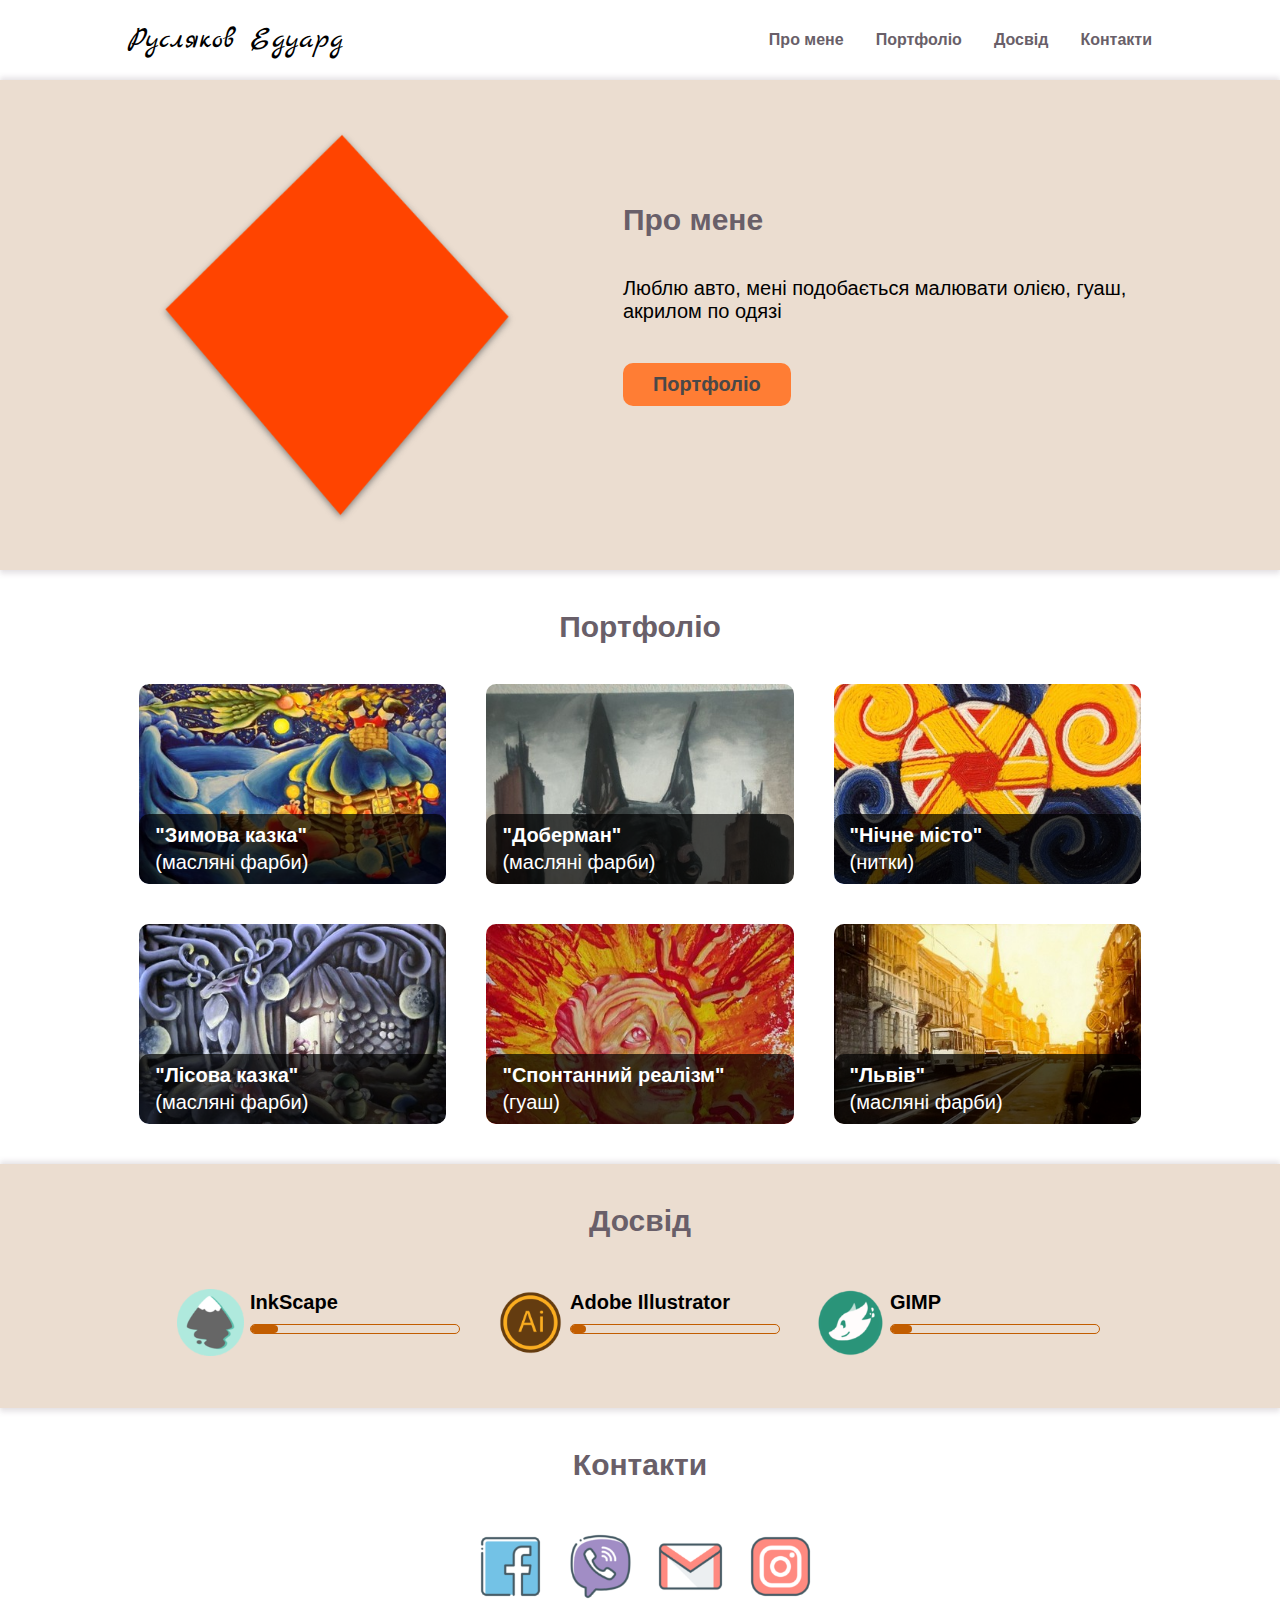
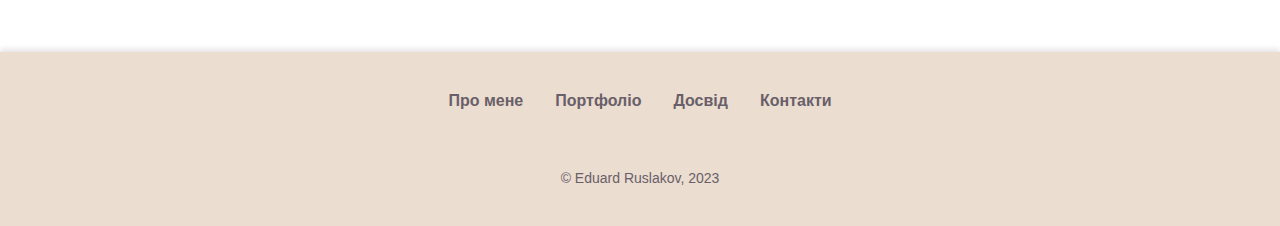
<file: index.html>
<!DOCTYPE html>
<html lang="uk">
  <head>
    <meta charset="UTF-8" />
    <meta name="viewport" content="width=device-width, initial-scale=1.0" />

    <link rel="stylesheet" href="styles.css" />

    <link rel="preconnect" href="https://fonts.googleapis.com" />
    <link rel="preconnect" href="https://fonts.gstatic.com" crossorigin />
    <link
      href="https://fonts.googleapis.com/css2?family=Marck+Script&family=Montserrat+Alternates:ital,wght@0,100;0,200;0,300;0,400;0,500;0,600;0,700;0,800;0,900;1,100;1,200;1,300;1,400;1,500;1,600;1,700;1,800;1,900&family=Roboto:ital,wght@0,100;0,300;0,400;0,500;0,700;0,900;1,100;1,300;1,400;1,500;1,700;1,900&family=Seymour+One&display=swap"
      rel="stylesheet"
    />

    <link rel="apple-touch-icon" sizes="180x180" href="apple-touch-icon.png" />
    <link rel="icon" type="image/png" sizes="32x32" href="favicon-32x32.png" />
    <link rel="icon" type="image/png" sizes="16x16" href="favicon-16x16.png" />
    <link rel="manifest" href="site.webmanifest" />
    <link rel="mask-icon" href="safari-pinned-tab.svg" color="#ff5e00" />
    <meta name="msapplication-TileColor" content="#2b5797" />
    <meta name="theme-color" content="#ffffff" />

    <title>Русляков Едуард</title>
  </head>

  <body>
    <header>
      <div class="logo">Русляков Едуард</div>
      <nav id="nav" class="">
        <ul>
          <li><a href="#about">Про мене</a></li>
          <li><a href="#portfolio">Портфоліо</a></li>
          <li><a href="#experience">Досвід</a></li>
          <li><a href="#contacts">Контакти</a></li>
        </ul>
      </nav>
      <div class="nav-icon">
        <a href="javascript:void(0);" class="icon" onclick="navopen()">
          <img src="img/icons/menu_icon.png" alt="Open navigation" />
        </a>
      </div>
    </header>
    <main>
      <div class="about gray-bg" id="about">
        <div class="align-center">
          <img src="img/portrait.png" alt="portrait" class="portrait" />
          <div class="about-text">
            <h1>Про мене</h1>
            <p>
              Люблю авто, мені подобається малювати олією, гуаш, акрилом по
              одязі
            </p>
            <a href="#portfolio">Портфоліо</a>
          </div>
        </div>
      </div>
      <div class="portfolio" id="portfolio">
        <h1>Портфоліо</h1>
        <div class="container align-center">
          <a href="img/gallery/zima.jpg" target="_blank">
            <figure>
              <img src="img/gallery/preview/zima.jpg" alt="Зимова казка" />
              <figcaption>
                <h2>"Зимова казка"</h2>
                <div class="desc">(масляні фарби)</div>
              </figcaption>
            </figure>
          </a>
          <a href="img/gallery/sabaka.jpg" target="_blank">
            <figure>
              <img src="img/gallery/preview/sabaka.jpg" alt="Доберман" />
              <figcaption>
                <h2>"Доберман"</h2>
                <div class="desc">(масляні фарби)</div>
              </figcaption>
            </figure>
          </a>
          <a href="img/gallery/no.jpg" target="_blank">
            <figure>
              <img src="img/gallery/preview/no.jpg" alt="Нічне місто" />
              <figcaption>
                <h2>"Нічне місто"</h2>
                <div class="desc">(нитки)</div>
              </figcaption>
            </figure>
          </a>
          <a href="img/gallery/les.jpg" target="_blank">
            <figure>
              <img src="img/gallery/preview/les.jpg" alt="Лісова казка" />
              <figcaption>
                <h2>"Лісова казка"</h2>
                <div class="desc">(масляні фарби)</div>
              </figcaption>
            </figure>
          </a>
          <a href="img/gallery/ktoto.jpg" target="_blank">
            <figure>
              <img
                src="img/gallery/preview/ktoto.jpg"
                alt="Спонтанний реалізм"
              />
              <figcaption>
                <h2>"Спонтанний реалізм"</h2>
                <div class="desc">(гуаш)</div>
              </figcaption>
            </figure>
          </a>
          <a href="img/gallery/gorod.jpg" target="_blank">
            <figure>
              <img src="img/gallery/preview/gorod.jpg" alt="Львів" />
              <figcaption>
                <h2>"Львів"</h2>
                <div class="desc">(масляні фарби)</div>
              </figcaption>
            </figure>
          </a>
        </div>
      </div>
      <div class="experience gray-bg" id="experience">
        <h1>Досвід</h1>
        <div class="container align-center">
          <div class="skill">
            <div class="icon-container">
              <img src="img/icons/InkScape.png" alt="skill icon" />
            </div>
            <div class="skill-caption">
              <div class="skill-name">InkScape</div>
              <div class="skill-level">
                <div class="range" style="width: 13%"></div>
              </div>
            </div>
          </div>
          <div class="skill">
            <div class="icon-container">
              <img src="img/icons/Adobe Illustrator.png" alt="skill icon" />
            </div>
            <div class="skill-caption">
              <div class="skill-name">Adobe Illustrator</div>
              <div class="skill-level">
                <div class="range" style="width: 7%"></div>
              </div>
            </div>
          </div>
          <div class="skill">
            <div class="icon-container">
              <img src="img/icons/GIMP.png" alt="skill icon" />
            </div>
            <div class="skill-caption">
              <div class="skill-name">GIMP</div>
              <div class="skill-level">
                <div class="range" style="width: 10%"></div>
              </div>
            </div>
          </div>
        </div>
      </div>
      <div class="contacts" id="contacts">
        <!-- Контакти -->
        <h1>Контакти</h1>
        <div class="container align-center">
          <div class="skill">
            <div class="icon-container">
              <img src="img/icons/facebook.png" alt="facebook" />
            </div>
          </div>
          <div class="skill">
            <div class="icon-container">
              <img src="img/icons/viber.png" alt="viber" />
            </div>
          </div>
          <div class="skill">
            <div class="icon-container">
              <img src="img/icons/gmail.png" alt="gmail" />
            </div>
          </div>
          <div class="skill">
            <div class="icon-container">
              <img src="img/icons/instagram.png" alt="instagram" />
            </div>
          </div>
        </div>
      </div>
    </main>
    <footer class="gray-bg">
      <div class="align-center container">
        <nav>
          <ul>
            <li><a href="#about">Про мене</a></li>
            <li><a href="#portfolio">Портфоліо</a></li>
            <li><a href="#experience">Досвід</a></li>
            <li><a href="#contacts">Контакти</a></li>
          </ul>
        </nav>
        <div class="copyright">© Eduard Ruslakov, 2023</div>
      </div>
    </footer>
    <script>
      function navopen() {
        var x = document.getElementById("nav");
        if (x.className === "") {
          x.className += "show";
        } else {
          x.className = "";
        }
      }
    </script>
    <script src="https://ajax.googleapis.com/ajax/libs/jquery/3.3.1/jquery.min.js"></script>
    <script>
      $(document).ready(function () {
        // Add smooth scrolling to all links
        $("a").on("click", function (event) {
          // Make sure this.hash has a value before overriding default behavior
          if (this.hash !== "") {
            // Prevent default anchor click behavior
            event.preventDefault();

            // Store hash
            var hash = this.hash;

            // Using jQuery's animate() method to add smooth page scroll
            // The optional number (800) specifies the number of milliseconds it takes to scroll to the specified area
            $("html, body").animate(
              {
                scrollTop: $(hash).offset().top,
              },
              800,
              function () {
                // Add hash (#) to URL when done scrolling (default click behavior)
                window.location.hash = hash;
              }
            );
          } // End if
        });
      });
    </script>
  </body>
</html>
</file>
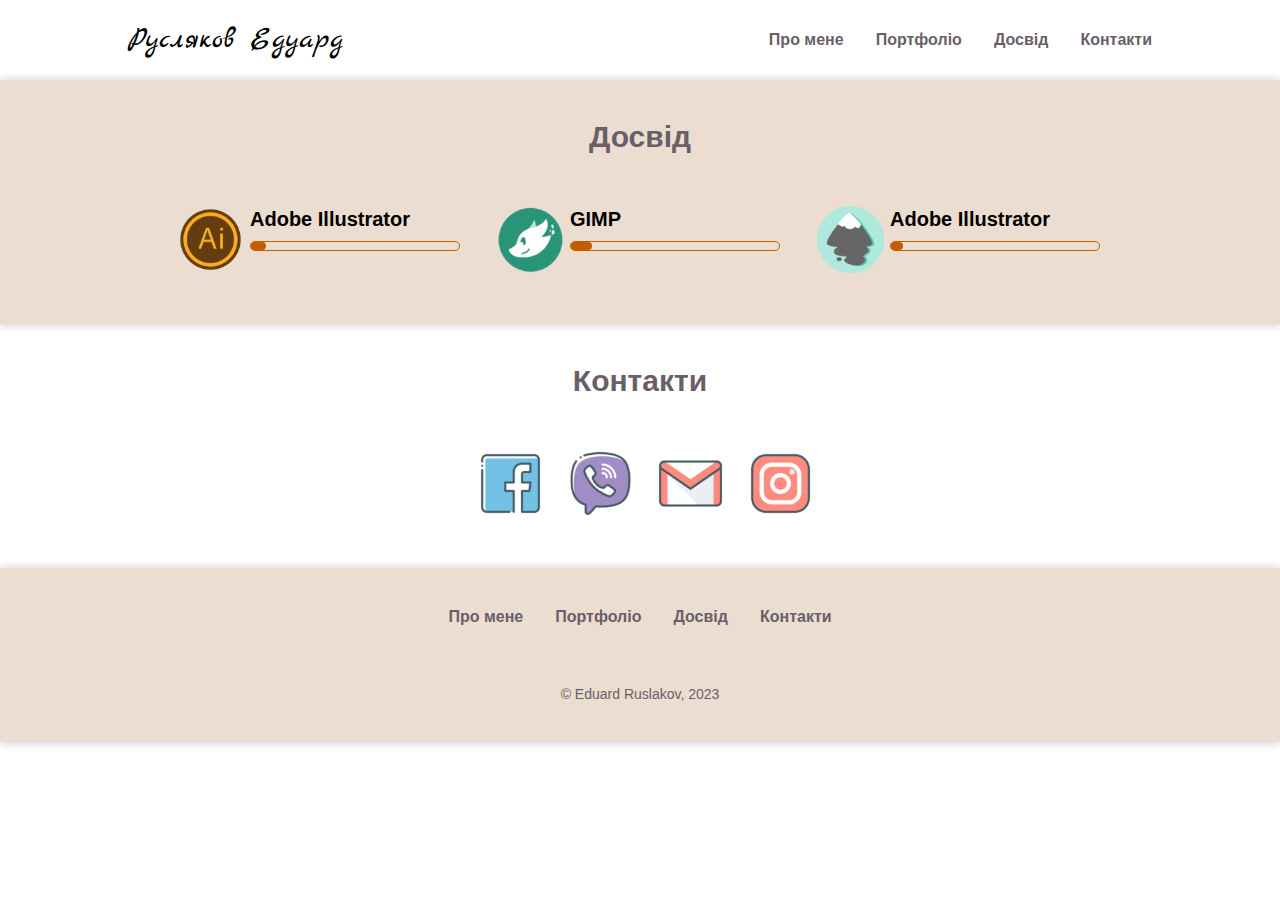
<file: experiencw.html>
<!DOCTYPE html>
<html lang="uk">
  <head>
    <meta charset="UTF-8" />
    <meta name="viewport" content="width=device-width, initial-scale=1.0" />

    <link rel="stylesheet" href="styles.css" />

    <link rel="preconnect" href="https://fonts.googleapis.com" />
    <link rel="preconnect" href="https://fonts.gstatic.com" crossorigin />
    <link
      href="https://fonts.googleapis.com/css2?family=Marck+Script&family=Montserrat+Alternates:ital,wght@0,100;0,200;0,300;0,400;0,500;0,600;0,700;0,800;0,900;1,100;1,200;1,300;1,400;1,500;1,600;1,700;1,800;1,900&family=Roboto:ital,wght@0,100;0,300;0,400;0,500;0,700;0,900;1,100;1,300;1,400;1,500;1,700;1,900&family=Seymour+One&display=swap"
      rel="stylesheet"
    />

    <link rel="apple-touch-icon" sizes="180x180" href="apple-touch-icon.png" />
    <link rel="icon" type="image/png" sizes="32x32" href="favicon-32x32.png" />
    <link rel="icon" type="image/png" sizes="16x16" href="favicon-16x16.png" />
    <link rel="manifest" href="site.webmanifest" />
    <link rel="mask-icon" href="safari-pinned-tab.svg" color="#ff5e00" />
    <meta name="msapplication-TileColor" content="#2b5797" />
    <meta name="theme-color" content="#ffffff" />

    <title>Русляков Едуард</title>
  </head>

  <body>
    <header>
      <div class="logo">Русляков Едуард</div>
      <nav id="nav" class="">
        <ul>
          <li><a href="index.html">Про мене</a></li>
          <li><a href="portfolio.html">Портфоліо</a></li>
          <li><a href="experiencw.html">Досвід</a></li>
          <li><a href="#contacts">Контакти</a></li>
        </ul>
      </nav>
      <div class="nav-icon">
        <a href="javascript:void(0);" class="icon" onclick="navopen()">
          <img src="img/icons/menu_icon.png" alt="Open navigation" />
        </a>
      </div>
    </header>
    <main>
      <div class="experience gray-bg" id="experience">
        <h1>Досвід</h1>
        <div class="container align-center">
          <div class="skill">
            <div class="icon-container">
              <img src="img/icons/Adobe Illustrator.png" alt="skill icon" />
            </div>
            <div class="skill-caption">
              <div class="skill-name">Adobe Illustrator</div>
              <div class="skill-level">
                <div class="range" style="width: 7%"></div>
              </div>
            </div>
          </div>
          <div class="skill">
            <div class="icon-container">
              <img src="img/icons/GIMP.png" alt="skill icon" />
            </div>
            <div class="skill-caption">
              <div class="skill-name">GIMP</div>
              <div class="skill-level">
                <div class="range" style="width: 10%"></div>
              </div>
            </div>
          </div>
          <div class="skill">
            <div class="icon-container">
              <img src="img/icons/InkScape.png" alt="skill icon" />
            </div>
            <div class="skill-caption">
              <div class="skill-name">Adobe Illustrator</div>
              <div class="skill-level">
                <div class="range" style="width: 6%"></div>
              </div>
            </div>
          </div>
        </div>
      </div>
      <div class="contacts" id="contacts">
        <!-- Контакти -->
        <h1>Контакти</h1>
        <div class="container align-center">
          <div class="skill">
            <div class="icon-container">
              <img src="img/icons/facebook.png" alt="facebook" />
            </div>
          </div>
          <div class="skill">
            <div class="icon-container">
              <img src="img/icons/viber.png" alt="viber" />
            </div>
          </div>
          <div class="skill">
            <div class="icon-container">
              <img src="img/icons/gmail.png" alt="gmail" />
            </div>
          </div>
          <div class="skill">
            <div class="icon-container">
              <img src="img/icons/instagram.png" alt="instagram" />
            </div>
          </div>
        </div>
      </div>
    </main>
    <footer class="gray-bg">
      <div class="align-center container">
        <nav>
          <ul>
            <li><a href="index.html">Про мене</a></li>
            <li><a href="portfolio.html">Портфоліо</a></li>
            <li><a href="experiencw.html">Досвід</a></li>
            <li><a href="#contacts">Контакти</a></li>
          </ul>
        </nav>
        <div class="copyright">© Eduard Ruslakov, 2023</div>
      </div>
    </footer>
    <script>
      function navopen() {
        var x = document.getElementById("nav");
        if (x.className === "") {
          x.className += "show";
        } else {
          x.className = "";
        }
      }
    </script>
    <script src="https://ajax.googleapis.com/ajax/libs/jquery/3.3.1/jquery.min.js"></script>
    <script>
      $(document).ready(function () {
        // Add smooth scrolling to all links
        $("a").on("click", function (event) {
          // Make sure this.hash has a value before overriding default behavior
          if (this.hash !== "") {
            // Prevent default anchor click behavior
            event.preventDefault();

            // Store hash
            var hash = this.hash;

            // Using jQuery's animate() method to add smooth page scroll
            // The optional number (800) specifies the number of milliseconds it takes to scroll to the specified area
            $("html, body").animate(
              {
                scrollTop: $(hash).offset().top,
              },
              800,
              function () {
                // Add hash (#) to URL when done scrolling (default click behavior)
                window.location.hash = hash;
              }
            );
          } // End if
        });
      });
    </script>
  </body>
</html>
</file>
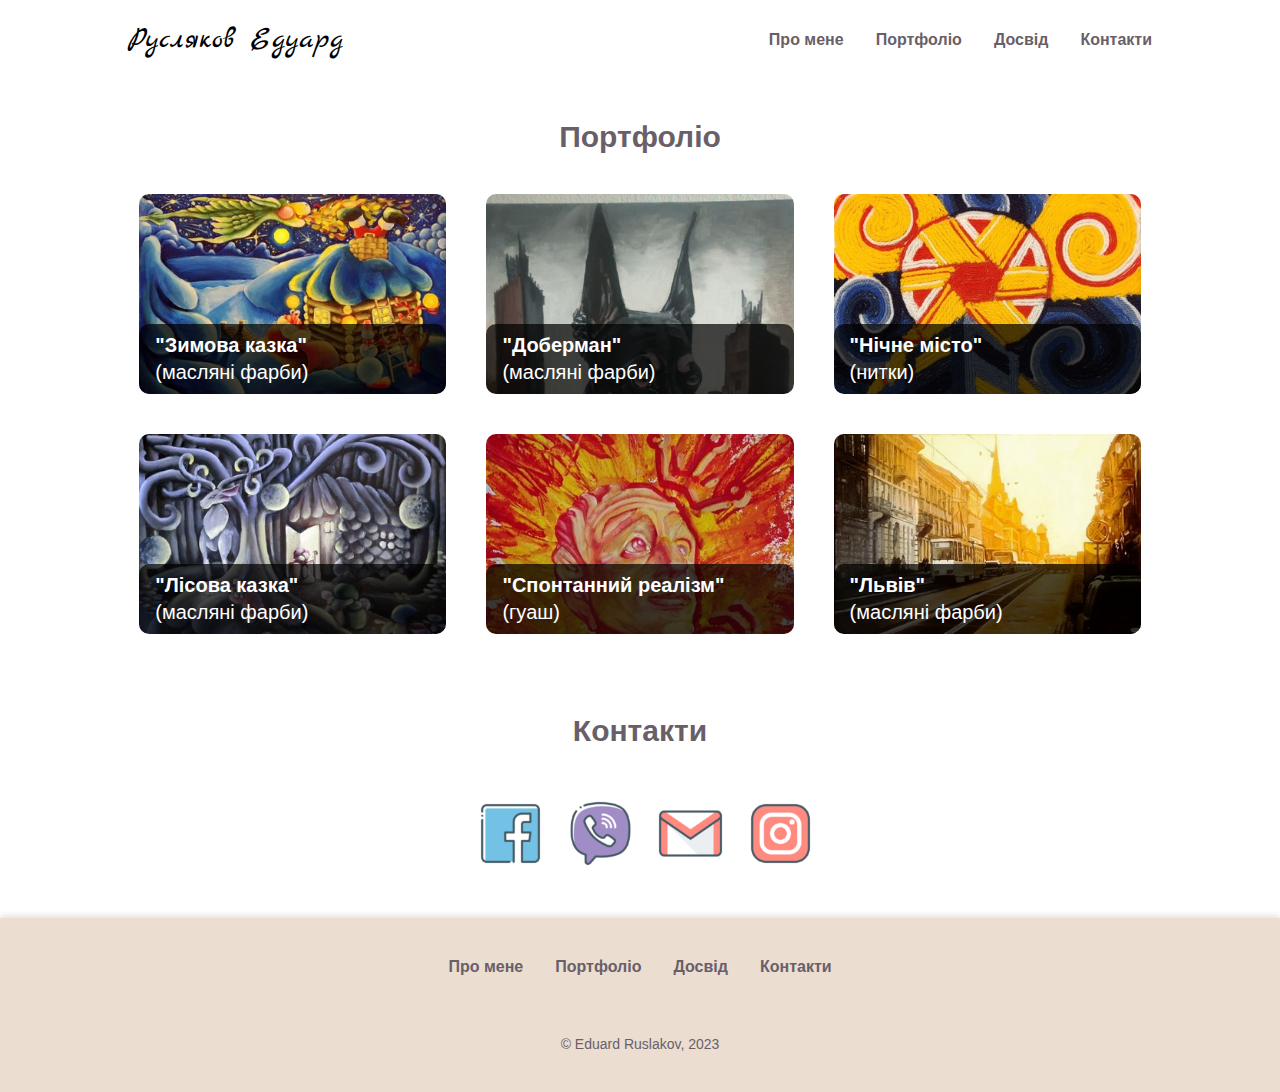
<file: portfolio.html>
<!DOCTYPE html>
<html lang="uk">
  <head>
    <meta charset="UTF-8" />
    <meta name="viewport" content="width=device-width, initial-scale=1.0" />

    <link rel="stylesheet" href="styles.css" />

    <link rel="preconnect" href="https://fonts.googleapis.com" />
    <link rel="preconnect" href="https://fonts.gstatic.com" crossorigin />
    <link
      href="https://fonts.googleapis.com/css2?family=Marck+Script&family=Montserrat+Alternates:ital,wght@0,100;0,200;0,300;0,400;0,500;0,600;0,700;0,800;0,900;1,100;1,200;1,300;1,400;1,500;1,600;1,700;1,800;1,900&family=Roboto:ital,wght@0,100;0,300;0,400;0,500;0,700;0,900;1,100;1,300;1,400;1,500;1,700;1,900&family=Seymour+One&display=swap"
      rel="stylesheet"
    />

    <link rel="apple-touch-icon" sizes="180x180" href="apple-touch-icon.png" />
    <link rel="icon" type="image/png" sizes="32x32" href="favicon-32x32.png" />
    <link rel="icon" type="image/png" sizes="16x16" href="favicon-16x16.png" />
    <link rel="manifest" href="site.webmanifest" />
    <link rel="mask-icon" href="safari-pinned-tab.svg" color="#ff5e00" />
    <meta name="msapplication-TileColor" content="#2b5797" />
    <meta name="theme-color" content="#ffffff" />

    <title>Русляков Едуард</title>
  </head>

  <body>
    <header>
      <div class="logo">Русляков Едуард</div>
      <nav id="nav" class="">
        <ul>
          <li><a href="index.html">Про мене</a></li>
          <li><a href="portfolio.html">Портфоліо</a></li>
          <li><a href="experiencw.html">Досвід</a></li>
          <li><a href="#contacts">Контакти</a></li>
        </ul>
      </nav>
      <div class="nav-icon">
        <a href="javascript:void(0);" class="icon" onclick="navopen()">
          <img src="img/icons/menu_icon.png" alt="Open navigation" />
        </a>
      </div>
    </header>
    <main>
      <div class="portfolio" id="portfolio">
        <h1>Портфоліо</h1>
        <div class="container align-center">
          <a href="img/gallery/zima.jpg" target="_blank">
            <figure>
              <img src="img/gallery/preview/zima.jpg" alt="Зимова казка" />
              <figcaption>
                <h2>"Зимова казка"</h2>
                <div class="desc">(масляні фарби)</div>
              </figcaption>
            </figure>
          </a>
          <a href="img/gallery/sabaka.jpg" target="_blank">
            <figure>
              <img src="img/gallery/preview/sabaka.jpg" alt="Доберман" />
              <figcaption>
                <h2>"Доберман"</h2>
                <div class="desc">(масляні фарби)</div>
              </figcaption>
            </figure>
          </a>
          <a href="img/gallery/no.jpg" target="_blank">
            <figure>
              <img src="img/gallery/preview/no.jpg" alt="Нічне місто" />
              <figcaption>
                <h2>"Нічне місто"</h2>
                <div class="desc">(нитки)</div>
              </figcaption>
            </figure>
          </a>
          <a href="img/gallery/les.jpg" target="_blank">
            <figure>
              <img src="img/gallery/preview/les.jpg" alt="Лісова казка" />
              <figcaption>
                <h2>"Лісова казка"</h2>
                <div class="desc">(масляні фарби)</div>
              </figcaption>
            </figure>
          </a>
          <a href="img/gallery/ktoto.jpg" target="_blank">
            <figure>
              <img
                src="img/gallery/preview/ktoto.jpg"
                alt="Спонтанний реалізм"
              />
              <figcaption>
                <h2>"Спонтанний реалізм"</h2>
                <div class="desc">(гуаш)</div>
              </figcaption>
            </figure>
          </a>
          <a href="img/gallery/gorod.jpg" target="_blank">
            <figure>
              <img src="img/gallery/preview/gorod.jpg" alt="Львів" />
              <figcaption>
                <h2>"Львів"</h2>
                <div class="desc">(масляні фарби)</div>
              </figcaption>
            </figure>
          </a>
        </div>
      </div>
      <div class="contacts" id="contacts">
        <!-- Контакти -->
        <h1>Контакти</h1>
        <div class="container align-center">
          <div class="skill">
            <div class="icon-container">
              <img src="img/icons/facebook.png" alt="facebook" />
            </div>
          </div>
          <div class="skill">
            <div class="icon-container">
              <img src="img/icons/viber.png" alt="viber" />
            </div>
          </div>
          <div class="skill">
            <div class="icon-container">
              <img src="img/icons/gmail.png" alt="gmail" />
            </div>
          </div>
          <div class="skill">
            <div class="icon-container">
              <img src="img/icons/instagram.png" alt="instagram" />
            </div>
          </div>
        </div>
      </div>
    </main>
    <footer class="gray-bg">
      <div class="align-center container">
        <nav>
          <ul>
            <li><a href="index.html">Про мене</a></li>
            <li><a href="portfolio.html">Портфоліо</a></li>
            <li><a href="experiencw.html">Досвід</a></li>
            <li><a href="#contacts">Контакти</a></li>
          </ul>
        </nav>
        <div class="copyright">© Eduard Ruslakov, 2023</div>
      </div>
    </footer>
    <script>
      function navopen() {
        var x = document.getElementById("nav");
        if (x.className === "") {
          x.className += "show";
        } else {
          x.className = "";
        }
      }
    </script>
    <script src="https://ajax.googleapis.com/ajax/libs/jquery/3.3.1/jquery.min.js"></script>
    <script>
      $(document).ready(function () {
        // Add smooth scrolling to all links
        $("a").on("click", function (event) {
          // Make sure this.hash has a value before overriding default behavior
          if (this.hash !== "") {
            // Prevent default anchor click behavior
            event.preventDefault();

            // Store hash
            var hash = this.hash;

            // Using jQuery's animate() method to add smooth page scroll
            // The optional number (800) specifies the number of milliseconds it takes to scroll to the specified area
            $("html, body").animate(
              {
                scrollTop: $(hash).offset().top,
              },
              800,
              function () {
                // Add hash (#) to URL when done scrolling (default click behavior)
                window.location.hash = hash;
              }
            );
          } // End if
        });
      });
    </script>
  </body>
</html>
</file>
<file: styles.css>
/*
font-family: 'Courgette', cursive;
font-family: 'Montserrat', sans-serif;
*/

*,
*::before,
*::after {
  margin: 0;
  padding: 0;
  box-sizing: border-box;
}

html {
  min-height: 100vh;
  font-size: 20px;
  max-width: 100vw;
  font-family: "Montserrat", sans-serif;
}

body {
  min-height: 100%;
  display: grid;
  grid-template-columns: auto;
  grid-template-rows: max-content 1fr max-content;
  grid: "header" "main" "footer";
  min-width: 360px;
  overflow-x: hidden;
}

/* header begin */
header {
  height: 80px;
  max-width: min(1024px, 90%);
  margin: 0 auto;
  width: 100%;
  grid-area: header;
  display: flex;
  flex-direction: row;
  align-items: center;
  position: relative;
}

.logo {
  font-family: "Marck Script", cursive;
  font-size: 30px;
  color: #000000;
}

nav,
.nav-icon {
  margin-left: auto;
}

nav ul {
  display: flex;
  list-style: none;
  gap: 2em;
  font-weight: 600;
  font-size: 0.8rem;
}

nav a {
  text-decoration: none;
  color: #695f69;
}

nav a:hover {
  color: #ff4d00;
}

.nav-icon {
  display: none;
}

.nav-icon img {
  width: 24px;
}

/* header end */

/* main begin */
.align-center {
  display: flex;
  align-items: center;
  width: 100%;
  max-width: min(1024px, 90%);
  margin: 0 auto;
  padding-bottom: 2rem;
}

.gray-bg {
  box-shadow: 0 -3px 5px 0px #59485925, 0 4px 5px 0px #59485925;
  background-color: #ebddd0;
}

main {
  grid-area: main;
  width: 100%;
}

.container {
  display: flex;
  align-items: center;
  gap: 40px;
  font-size: clamp(1rem, 1.5vw, 1rem);
  flex-wrap: wrap;
  justify-content: center;
}

.about-text {
  margin-left: calc(100% / 12);
  display: flex;
  flex-direction: column;
}

.portrait {
  padding-top: 2rem;
  width: max(40%, 300px);
  float: left;
}

h1 {
  margin: 0 auto;
  padding: 2rem 0;
  font-weight: 800;
  font-size: clamp(1rem, 5vw, 1.5rem);
  text-align: center;
  max-width: min(1024px, 90%);
  color: #695f69;
}

.about h1 {
  text-align: left;
  margin: 0;
}

.about a {
  margin: 2em 0;
  padding: 0.5em 1.5em;
  text-decoration: none;
  font-weight: 600;
  border-radius: 10px;
  background-color: #ff7d34;
  width: max-content;
  color: #4a4848;
  transition: 300ms ease 150ms;
  font-size: clamp(0.8rem, 2vw, 1rem);
}

.about a:hover {
  background-color: #ff7d34;
  box-shadow: 0 3px 5px 0 #695f6990;
  transition: 300ms ease;
}

.skill {
  display: flex;
  align-items: center;
  margin: 1em 0;
  width: clamp(280px, calc(100% / 4), 90%);
  height: 50px;
}
.contacts .skill {
  display: flex;
  align-items: center;
  width: 50px;
  height: 50px;
}

.icon-container {
  display: flex;
  justify-content: center;
  align-items: center;
  border-radius: 50%;
  background-color: #ff7d34;
  margin-right: 0.5em;
  border: 1px solid #ebddd0;
  width: 60px;
  height: 60px;
}

.skill img {
  width: 67px;
  margin: 5px;
}

.skill-caption {
  display: flex;
  flex-direction: column;
  width: 100%;
  transform: translateY(-10px);
}

.skill-name {
  font-weight: 800;
  margin-bottom: 0.5em;
}

.skill-level {
  border: 1px solid #c25d00;
  height: 10px;
  border-radius: 5px;
  position: relative;
}

.range {
  height: 100%;
  border-radius: 4px;
  position: absolute;
  top: 0;
  left: 0;
  background-color: #c25d00;
}

/* main end */

footer {
  grid-area: footer;
}

/* main begin */
.contacts .icon-container {
  background-color: transparent;
  border: none;
}
/* галерея починається */

.portfolio a {
  width: clamp(300px, 30%, 400px);
  height: 200px;
  overflow: hidden;
  border-radius: 10px;
  position: relative;
}

a figcaption {
  position: absolute;
  bottom: 0;
  border-radius: 10px;
  background-color: rgba(0, 0, 0, 0.7);
  height: auto;
  width: 100%;
  transform: translateY(0);
  padding: 0.5rem 0.8rem;
  color: white;
  transition: all 300ms ease 150ms;
}

a img {
  width: 100%;
  transform: translateY(0) scale(100%, 100%);
  transition: all 300ms ease 150ms;
}

#portfolio h2 {
  font-size: 1rem;
  font-weight: 600;
  padding-bottom: 0.2rem;
}

a:hover figcaption {
  background-color: rgba(0, 0, 0, 0.4);
  transform: translateY(43%);
  transition: all 150ms ease;
}

a:hover img {
  transform: translateY(-10%) scale(110%, 110%);
  transition: all 300ms ease;
}

/* галерея закінчилась*/

/* підвал */
footer nav {
  margin: 2rem auto 0;
}

footer .container {
  flex-direction: column;
}

footer .copyright {
  margin-top: 1rem;
  font-size: 0.7rem;
  color: #695f69;
}
/* підвал */

@media only screen and (max-width: 800px) {
  /* header begin */
  .nav-icon {
    display: block;
  }

  #nav {
    visibility: hidden;
    opacity: 0;
    margin: 0;
    padding: 2em;
    box-shadow: 0px 2px 3px #695f69;
    position: absolute;
    top: 80px;
    right: 0;
    width: auto;
    background-color: white;
    border-radius: 10px;
    transition: all 300ms ease;
    z-index: 1000;
  }

  #nav.show {
    visibility: visible;
    opacity: 100;
    top: 100px;
    transition: all 300ms ease;
  }

  nav ul {
    flex-direction: column;
    row-gap: 2em;
  }

  /* header end */

  /* main begin */
  .align-center {
    flex-direction: column;
    align-items: center;
    row-gap: 20px;
  }

  .about-text {
    align-items: center;
    margin: 0;
  }

  .about-text h1 {
    padding-top: 0;
  }

  .about a {
    width: max(50%, 200px);
    text-align: center;
  }
  /* main begin */
  .align-center {
    flex-direction: column;
    align-items: center;
    row-gap: 20px;
  }

  .about-text {
    align-items: center;
    margin: 0;
  }

  .about-text h1 {
    padding-top: 0;
  }

  .about a {
    width: max(50%, 200px);
    text-align: center;
  }

  .contacts .container {
    flex-direction: row;
  }
  .contacts .icon-container {
    background-color: none;
    border: none;
  }
  /* main end */

  /* footer in media*/
  footer nav {
    display: none;
  }

  /* footer in media*/
}
</file>
